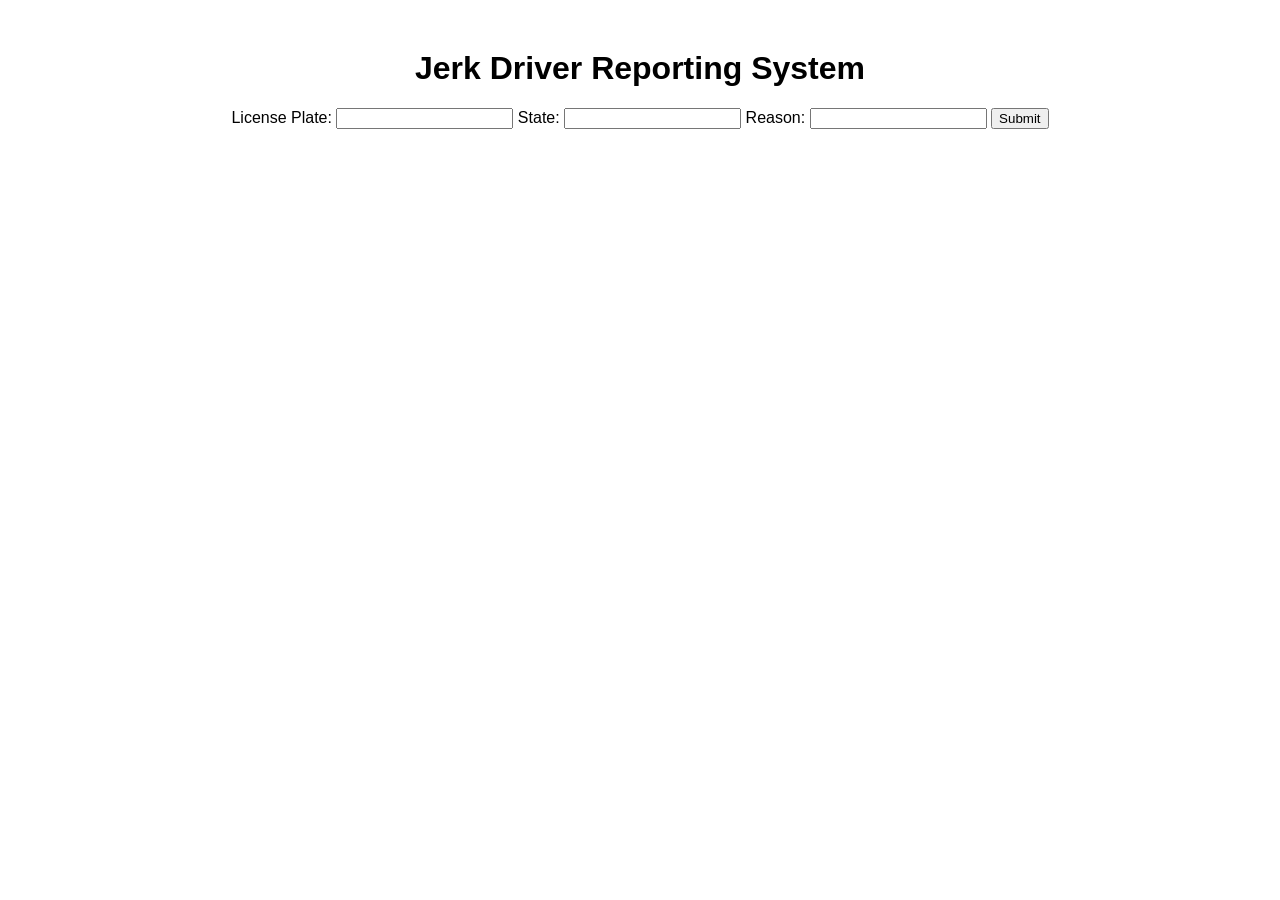
<file: index.html>
<!DOCTYPE html>
<html>
<head>
    <meta charset="utf-8">
    <title>Jerk Driver Reporting System</title>
    <style>
        body {
            font-family: cursive, sans-serif;
            text-align: center;
            margin-top: 50px;
        }
        #response {
            display: none;
            margin-top: 20px;
            color: red;
        }
    </style>
</head>
<body>
    <h1>Jerk Driver Reporting System</h1>
    <form id="reportForm">
        <label for="licensePlate">License Plate:</label>
        <input type="text" id="licensePlate" name="licensePlate" required>
        <label for="state">State:</label>
        <input type="text" id="state" name="state" required>
        <label for="reason">Reason:</label>
        <input type="text" id="reason" name="reason" required>
        <button type="submit">Submit</button>
    </form>
    <div id="response">
        Thank you! We have emailed Larry David about your concern, "<span id="reasonText"></span>". Can you believe someone would do that??
    </div>
    <script>
        document.getElementById('reportForm').addEventListener('submit', function(event) {
            event.preventDefault();
            document.getElementById('response').style.display = 'block';
            document.getElementById('reportForm').style.display = 'none';
            document.getElementById('reasonText').innerHTML = document.getElementById('reason').value;
        });
    </script>
</body>
</html>
</file>
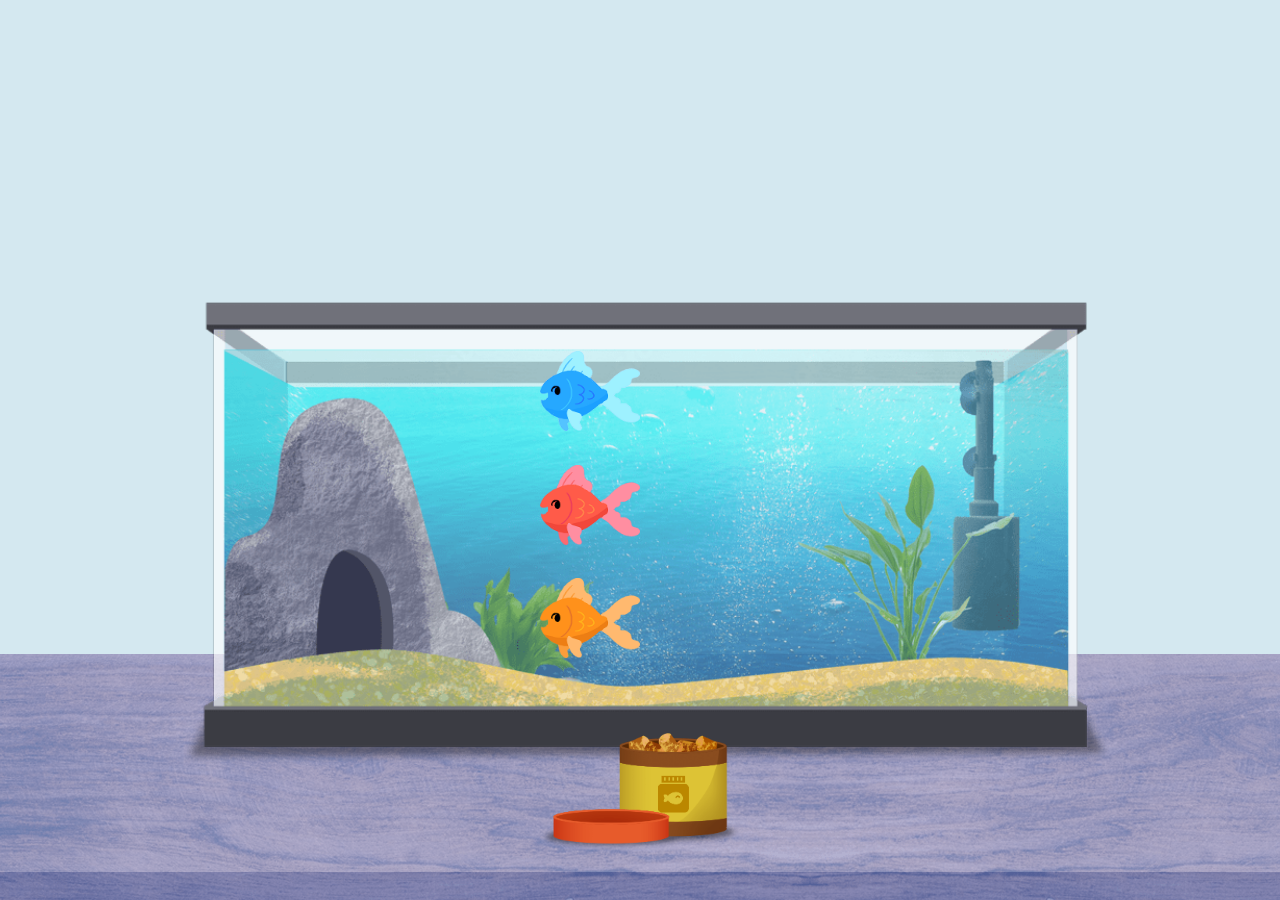
<file: fish/index.html>
<!DOCTYPE html>
<html>
    <head>
        <meta charset="utf-8">
        <title>Magic Fish Tank</title>
    </head>
    <body>
        <main>
            
            <div class="lock-bottom" id="tank">
                <img id="tank-bg" src="./assets/tank.png" />
                <!-- <img id="tank-overlay" src="./assets/tank-overlay.png" /> -->
                <img class="fish" id="red-fish" src="./assets/red-fish.png" />
                <img class="fish" id="blue-fish" src="./assets/blue-fish.png" />
                <img class="fish" id="orange-fish" src="./assets/orange-fish.png" />
            </div>
            <div class="lock-bottom" id="food">
                <button id="feed-button"><img src="./assets/yellow-food.png" /></button>
            </div>
        </main>
    </body>
    <link rel="stylesheet" type="text/css" href="styles.css">
    <script src="scripts.js"></script>
</html>
</file>
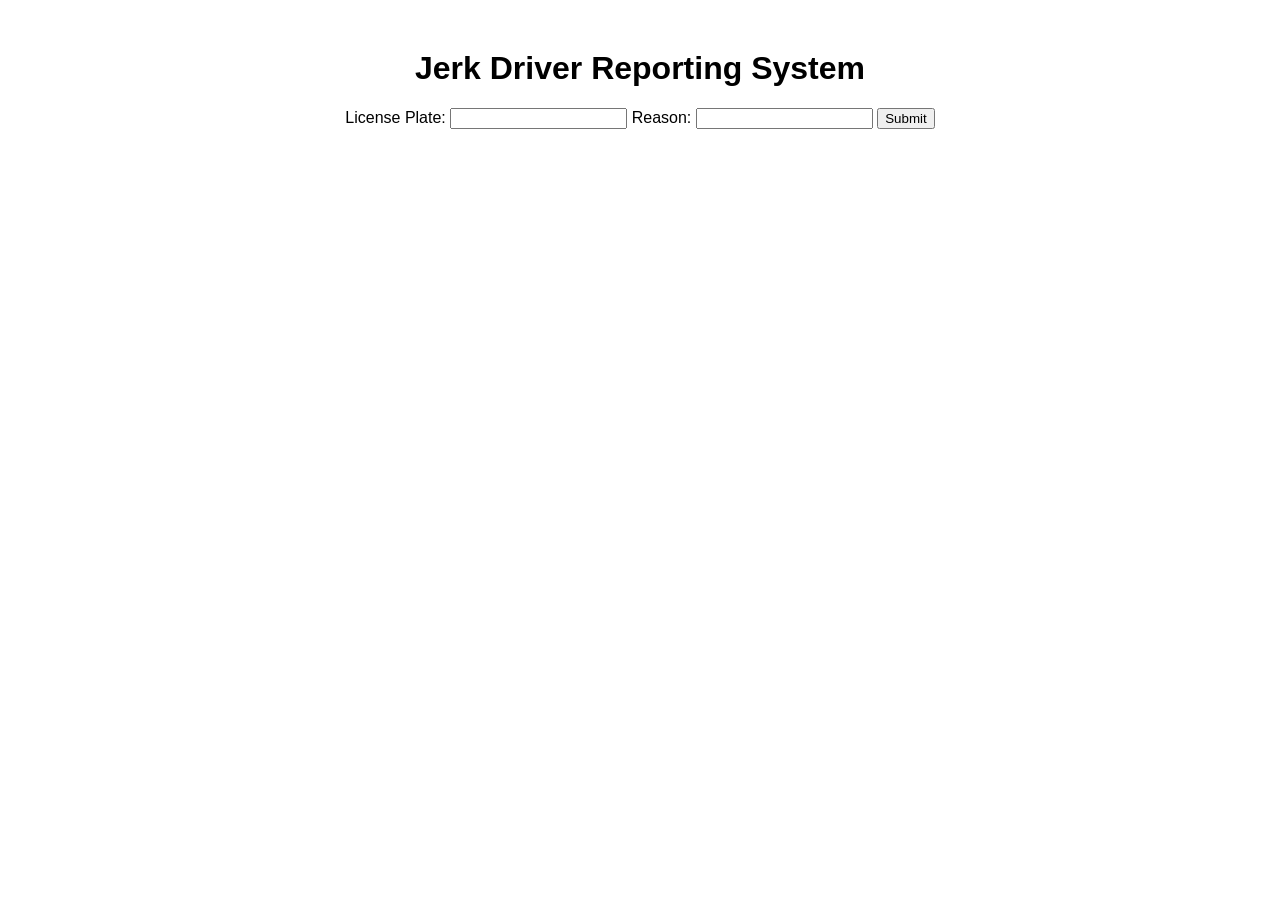
<file: index copy.html>
<!DOCTYPE html>
<html>
<head>
    <meta charset="utf-8">
    <title>Jerk Driver Reporting System</title>
    <style>
        body {
            font-family: cursive, sans-serif;
            text-align: center;
            margin-top: 50px;
        }
        #response {
            display: none;
            margin-top: 20px;
            color: red;
        }
    </style>
</head>
<body>
    <h1>Jerk Driver Reporting System</h1>
    <form id="reportForm">
        <label for="licensePlate">License Plate:</label>
        <input type="text" id="licensePlate" name="licensePlate" required>
        <label for="reason">Reason:</label>
        <input type="text" id="reason" name="reason" required>
        <button type="submit">Submit</button>
    </form>
    <div id="response">
        Thank you! We have emailed Larry David about your concern. 
    </div>
    <script>
        document.getElementById('reportForm').addEventListener('submit', function(event) {
            event.preventDefault();
            document.getElementById('response').style.display = 'block';
        });
    </script>
</body>
</html>
</file>
<file: fish/styles.css>
body {
    background-color: #D8E7EF;
    width: 100vw;
    height: 100vh;
    padding: 0;
    margin: 0;
}

button {
    all: unset;
    display: inline-block;
    cursor: pointer;
    text-align: center;
    background-color: transparent;
    border: none;
    padding: 0;
    margin: 0;
    font: inherit;
    color: inherit;
    height: 100%;
}

main {
    height: 100%;
    width: 100%;
    background-repeat: no-repeat;
    background-position: bottom;
    background-image: url('./assets/background.png');
    position: relative;
}

.lock-bottom {
    position: fixed;
    bottom: 8%;
}

#tank {
    width: 100%;
    max-width: 1000px;
    left: 50%;
    transform: translate(-50%, 0);
}

#tank-bg {
    width: 100%;
    height: 100%;
    max-width: none;
    max-height: none;
    object-fit: contain;
}
#tank-overlay {

}

#food {
    display: flex;
    bottom: 5%;
    width: 100%;
    margin: auto;
    justify-content: center;
    max-width: 1000px;
    margin: auto;
    left: 50%;
    transform: translate(-50%, 0);
}

#food button {
    width: 20%;
}

button img {
    width: 100%;
}

.fish {
    position: absolute;
    bottom: 50%;
    left: 40%;
    width: 100px;
    /* Default animation (will be overridden per fish if needed) */
    animation: swim 10s infinite linear;
}

/* Red Fish */
#red-fish {
    /* Uses a 10-second cycle and starts 1 second into the cycle */
    animation-duration: 16s;
    animation-delay: -1s;
}

/* Blue Fish */
#blue-fish {
    bottom: 70%;
    /* A faster fish: 8-second cycle, starting 2 seconds into the cycle */
    animation-duration: 20s;
    animation-delay: -6s;
}

/* Orange Fish */
#orange-fish {
    bottom: 30%;
    /* A slower fish: 12-second cycle, starting 4 seconds into the cycle */
    animation-duration: 24s;
    animation-delay: -12s;
}

/* Keyframes remain unchanged */
@keyframes swim {
    /* Start at left 40%, facing right (flipped horizontally) */
    0% {
      left: 30%;
      transform: scaleX(-1);
    }
    /* Move to left 60% still facing right */
    50% {
      left: 70%;
      transform: scaleX(-1);
    }
    /* Immediately flip so it faces left */
    50.01% {
      left: 70%;
      transform: scaleX(1);
    }
    /* Return to left 40% while facing left */
    100% {
      left: 30%;
      transform: scaleX(1);
    }
}
</file>
